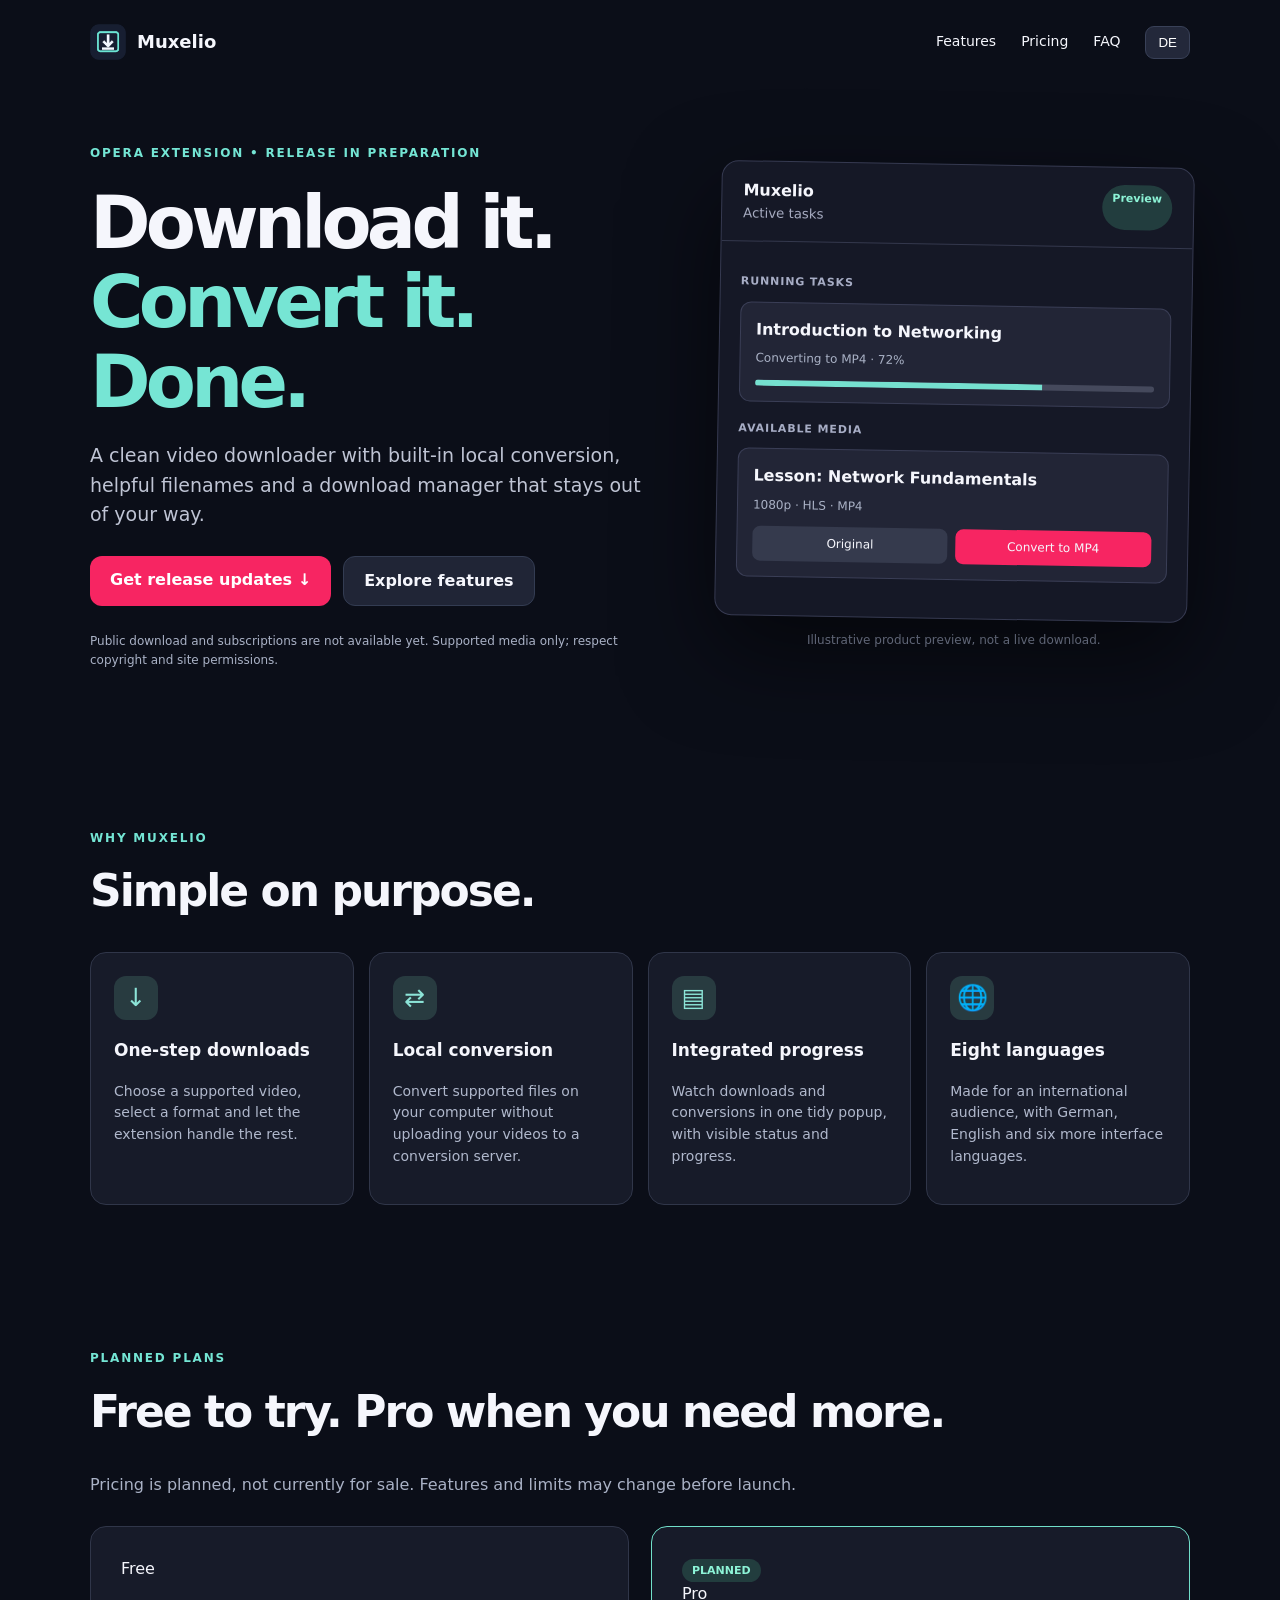
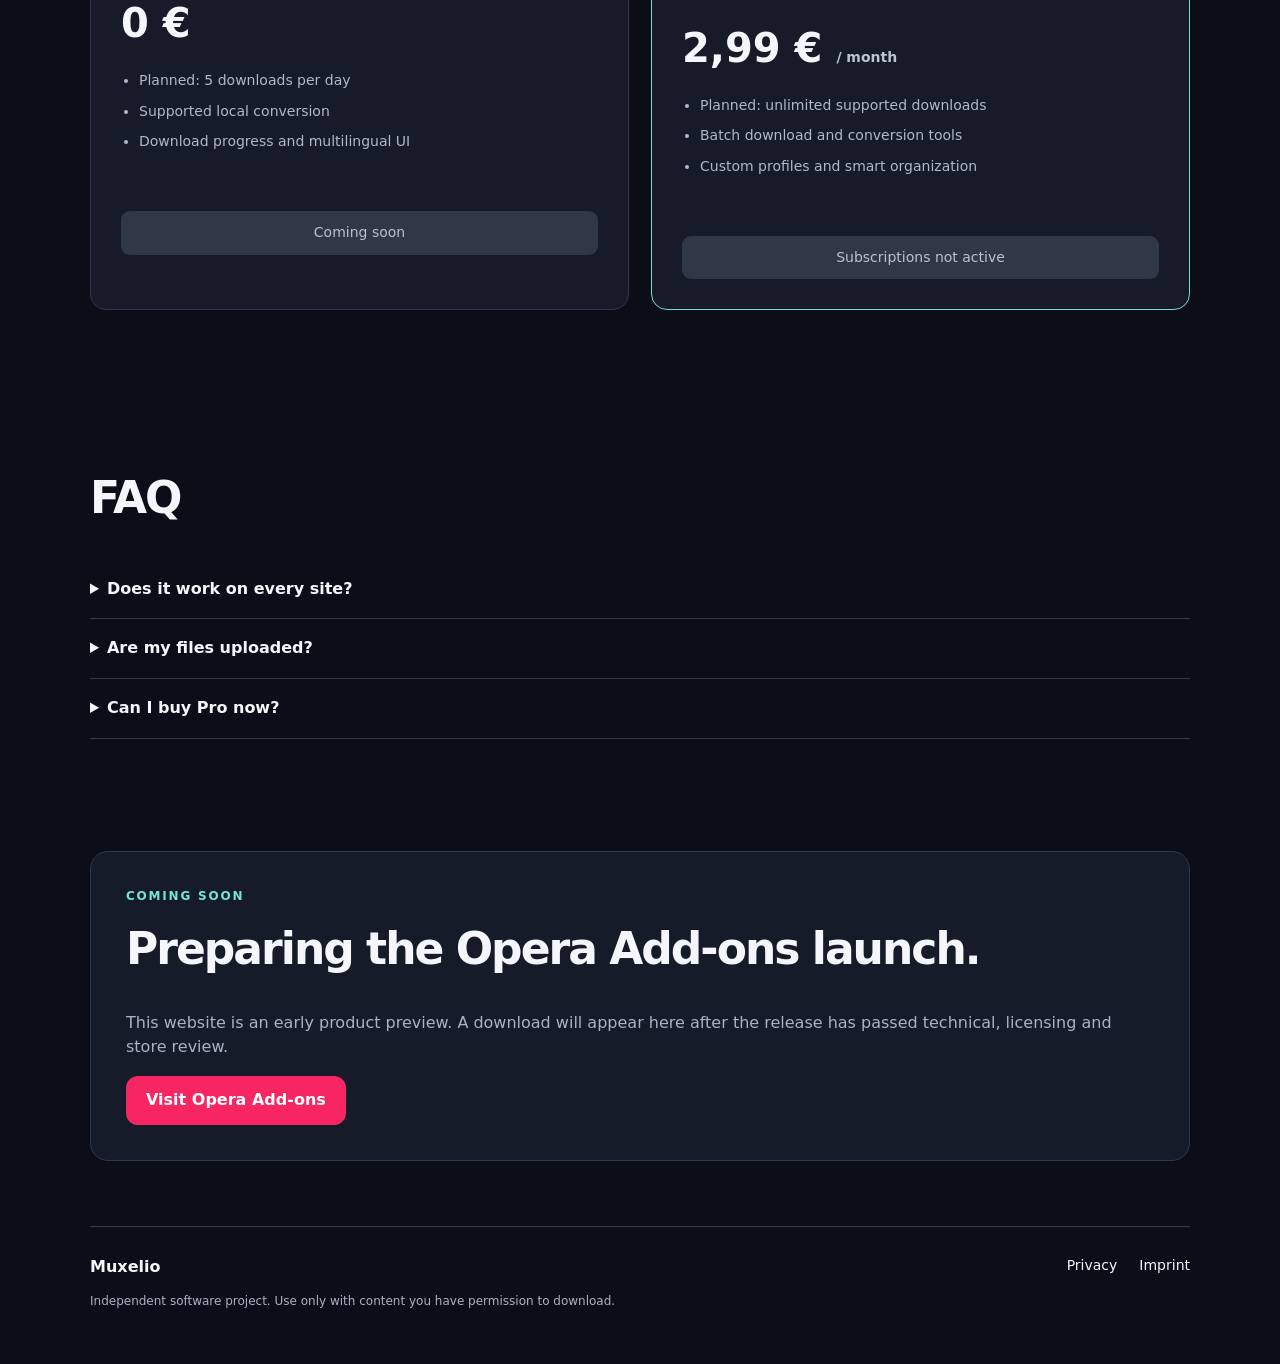
<file: index.html>
<!doctype html><html lang="en"><head><meta charset="utf-8"><meta name="viewport" content="width=device-width, initial-scale=1"><meta name="description" content="Muxelio – discover supported media, download supported media and convert files locally. Opera extension in preparation."><meta property="og:title" content="Muxelio — Download it. Convert it. Done."><meta property="og:description" content="Browser extension for supported media downloads and local conversion. Coming soon."><meta name="theme-color" content="#0f1220"><title>Muxelio — Download it. Convert it. Done.</title><link rel="canonical" href="https://muxelio.de/"><link rel="icon" href="assets/icon.png"><link rel="stylesheet" href="style.css"></head><body>
<header class="nav wrap"><a class="logo" href="#top"><img src="assets/icon.png" alt=""><span>Muxelio</span></a><nav><a href="#features" data-i="nav_features">Features</a><a href="#pricing" data-i="nav_pricing">Pricing</a><a href="#faq">FAQ</a><button id="language" class="language" type="button" aria-label="Switch language">DE</button></nav></header>
<main id="top"><section class="hero wrap"><div><div class="eyebrow" data-i="eyebrow">OPERA EXTENSION • RELEASE IN PREPARATION</div><h1><span data-i="headline1">Download it.</span><br><span class="gradient" data-i="headline2">Convert it. Done.</span></h1><p class="lead" data-i="intro">A clean video downloader with built-in local conversion, helpful filenames and a download manager that stays out of your way.</p><div class="actions"><a class="btn primary" href="#status" data-i="cta">Get release updates ↓</a><a class="btn secondary" href="#features" data-i="discover">Explore features</a></div><p class="muted tiny" data-i="availability">Public download and subscriptions are not available yet. Supported media only; respect copyright and site permissions.</p></div><div class="preview" aria-label="Product interface illustration"><div class="window"><div class="winhead"><div><b>Muxelio</b><small data-i="preview_label">Active tasks</small></div><span class="pill">Preview</span></div><div class="content"><p class="sectionlabel" data-i="tasks">RUNNING TASKS</p><div class="media"><b>Introduction to Networking</b><div class="small muted"><span data-i="conversion">Converting to MP4</span> · 72%</div><div class="progress"><i></i></div></div><p class="sectionlabel" data-i="available">AVAILABLE MEDIA</p><div class="media"><b>Lesson: Network Fundamentals</b><div class="small muted">1080p · HLS · MP4</div><div class="buttons"><span data-i="original">Original</span><span class="hot" data-i="convert">Convert to MP4</span></div></div></div></div><p class="preview-note" data-i="mockup">Illustrative product preview, not a live download.</p></div></section>
<section class="wrap section" id="features"><div class="eyebrow" data-i="why">WHY MUXELIO</div><h2 data-i="feature_title">Simple on purpose.</h2><div class="cards"><article class="card"><div class="glyph">↓</div><h3 data-i="f1title">One-step downloads</h3><p data-i="f1">Choose a supported video, select a format and let the extension handle the rest.</p></article><article class="card"><div class="glyph">⇄</div><h3 data-i="f2title">Local conversion</h3><p data-i="f2">Convert supported files on your computer without uploading your videos to a conversion server.</p></article><article class="card"><div class="glyph">▤</div><h3 data-i="f3title">Integrated progress</h3><p data-i="f3">Watch downloads and conversions in one tidy popup, with visible status and progress.</p></article><article class="card"><div class="glyph">🌐</div><h3 data-i="f4title">Eight languages</h3><p data-i="f4">Made for an international audience, with German, English and six more interface languages.</p></article></div></section>
<section class="wrap section" id="pricing"><div class="eyebrow" data-i="plans">PLANNED PLANS</div><h2 data-i="pricing_title">Free to try. Pro when you need more.</h2><p class="muted" data-i="plan_warn">Pricing is planned, not currently for sale. Features and limits may change before launch.</p><div class="plans"><article class="plan"><span data-i="free">Free</span><h3>0 €</h3><ul><li data-i="free1">Planned: 5 downloads per day</li><li data-i="free2">Supported local conversion</li><li data-i="free3">Download progress and multilingual UI</li></ul><span class="plan-cta" data-i="notyet">Coming soon</span></article><article class="plan featured"><span class="pill" data-i="planned">PLANNED</span><div data-i="pro">Pro</div><h3>2,99 € <small data-i="permonth">/ month</small></h3><ul><li data-i="pro1">Planned: unlimited supported downloads</li><li data-i="pro2">Batch download and conversion tools</li><li data-i="pro3">Custom profiles and smart organization</li></ul><span class="plan-cta" data-i="notyet2">Subscriptions not active</span></article></div></section>
<section class="wrap section" id="faq"><h2>FAQ</h2><details><summary data-i="q1">Does it work on every site?</summary><p data-i="a1">No. It supports certain direct media files and unprotected streams. DRM-protected and otherwise restricted content is not supported.</p></details><details><summary data-i="q2">Are my files uploaded?</summary><p data-i="a2">Conversion is designed to run locally on your device. The extension may request media resources from the websites you visit.</p></details><details><summary data-i="q3">Can I buy Pro now?</summary><p data-i="a3">Not yet. The subscription and license service is being prepared.</p></details></section>
<section class="wrap section final" id="status"><div class="eyebrow" data-i="soon">COMING SOON</div><h2 data-i="ready">Preparing the Opera Add-ons launch.</h2><p class="muted" data-i="launch">This website is an early product preview. A download will appear here after the release has passed technical, licensing and store review.</p><a class="btn primary" href="https://addons.opera.com/" target="_blank" rel="noopener noreferrer" data-i="opera">Visit Opera Add-ons</a></section></main>
<footer class="wrap foot"><div><strong>Muxelio</strong><p class="muted tiny" data-i="footer">Independent software project. Use only with content you have permission to download.</p></div><div class="footlinks"><a href="privacy.html" data-i="privacy">Privacy</a><a href="imprint.html" data-i="imprint">Imprint</a></div></footer><script src="site.js"></script></body></html>
</file>
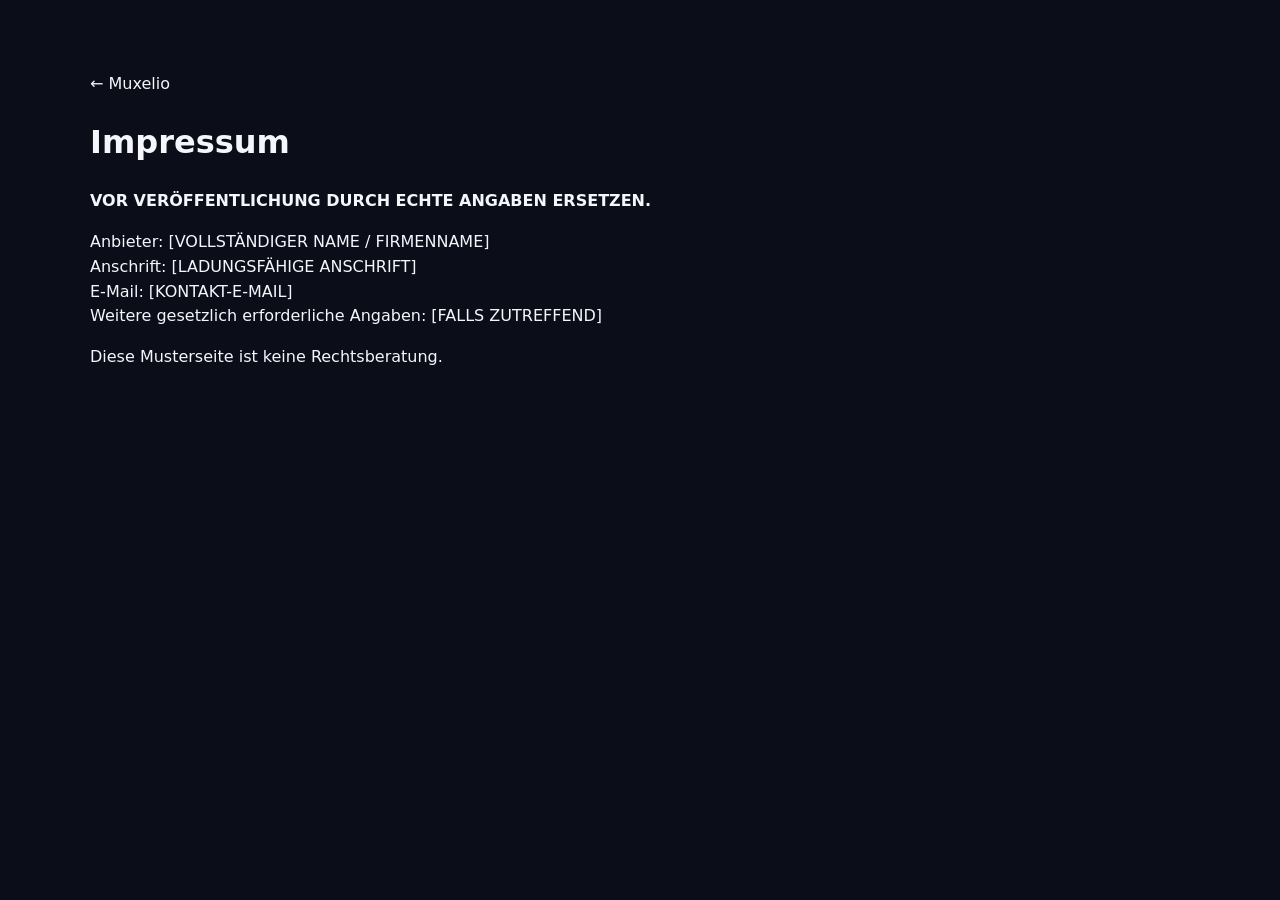
<file: imprint.html>
<!doctype html><html lang="de"><meta charset="utf-8"><meta name="viewport" content="width=device-width,initial-scale=1"><title>Impressum – Muxelio</title><link rel="stylesheet" href="style.css"><main class="wrap section"><a href="index.html">← Muxelio</a><h1>Impressum</h1><p><strong>VOR VERÖFFENTLICHUNG DURCH ECHTE ANGABEN ERSETZEN.</strong></p><p>Anbieter: [VOLLSTÄNDIGER NAME / FIRMENNAME]<br>Anschrift: [LADUNGSFÄHIGE ANSCHRIFT]<br>E-Mail: [KONTAKT-E-MAIL]<br>Weitere gesetzlich erforderliche Angaben: [FALLS ZUTREFFEND]</p><p>Diese Musterseite ist keine Rechtsberatung.</p></main></html>
</file>
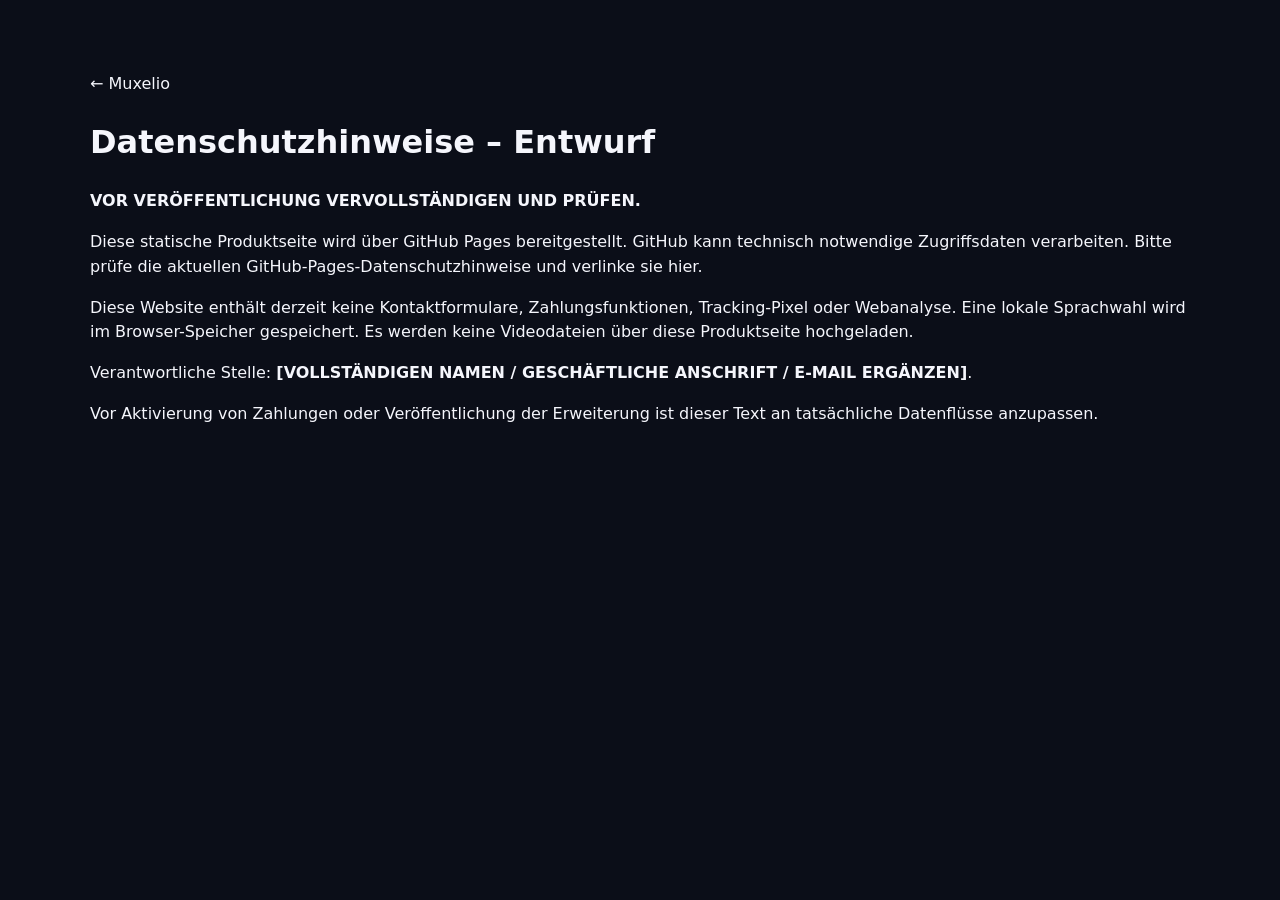
<file: privacy.html>
<!doctype html><html lang="de"><meta charset="utf-8"><meta name="viewport" content="width=device-width,initial-scale=1"><title>Datenschutz – Muxelio</title><link rel="stylesheet" href="style.css"><main class="wrap section"><a href="index.html">← Muxelio</a><h1>Datenschutzhinweise – Entwurf</h1><p><strong>VOR VERÖFFENTLICHUNG VERVOLLSTÄNDIGEN UND PRÜFEN.</strong></p><p>Diese statische Produktseite wird über GitHub Pages bereitgestellt. GitHub kann technisch notwendige Zugriffsdaten verarbeiten. Bitte prüfe die aktuellen GitHub-Pages-Datenschutzhinweise und verlinke sie hier.</p><p>Diese Website enthält derzeit keine Kontaktformulare, Zahlungsfunktionen, Tracking-Pixel oder Webanalyse. Eine lokale Sprachwahl wird im Browser-Speicher gespeichert. Es werden keine Videodateien über diese Produktseite hochgeladen.</p><p>Verantwortliche Stelle: <strong>[VOLLSTÄNDIGEN NAMEN / GESCHÄFTLICHE ANSCHRIFT / E-MAIL ERGÄNZEN]</strong>.</p><p>Vor Aktivierung von Zahlungen oder Veröffentlichung der Erweiterung ist dieser Text an tatsächliche Datenflüsse anzupassen.</p></main></html>
</file>
<file: style.css>
*{box-sizing:border-box}html{scroll-behavior:smooth}body{margin:0;background:#0b0e18;color:#f5f6fc;font:16px/1.55 system-ui,-apple-system,Segoe UI,Arial,sans-serif}a{color:inherit;text-decoration:none}.wrap{width:min(1100px,calc(100% - 44px));margin:auto}.nav{height:84px;display:flex;justify-content:space-between;align-items:center}.logo{display:flex;align-items:center;gap:11px;font-weight:800;font-size:18px}.logo img{width:36px;height:36px}.nav nav{display:flex;align-items:center;gap:25px;font-size:14px}.nav nav a:hover,.foot a:hover{color:#70e0d2}.language{background:#23283a;color:#fff;border:1px solid #394158;border-radius:9px;padding:8px 12px;cursor:pointer}.hero{display:grid;grid-template-columns:1.1fr .9fr;gap:50px;align-items:center;min-height:575px;padding:60px 0 75px}.eyebrow{color:#74e5d4;font-size:12px;font-weight:800;letter-spacing:.15em}.hero h1{font-size:clamp(46px,6vw,73px);letter-spacing:-.065em;line-height:1.09;margin:20px 0 20px}.gradient{color:#76e5d4}.lead{font-size:19px;max-width:560px;color:#bfc4d4}.actions{display:flex;flex-wrap:wrap;gap:12px;margin:26px 0}.btn{display:inline-block;border-radius:12px;padding:12px 20px;font-weight:750}.primary{background:#f72562;color:#fff}.secondary{background:#202536;border:1px solid #333c52}.btn:hover{filter:brightness(1.12)}.muted{color:#aab2c6}.tiny{font-size:12px}.preview{position:relative}.window{background:#151826;border:1px solid #363a51;border-radius:17px;overflow:hidden;box-shadow:0 35px 90px #0008;transform:rotate(1deg)}.winhead{padding:17px 21px;border-bottom:1px solid #34384d;display:flex;justify-content:space-between}.winhead small{display:block;color:#a6abc0}.pill{background:#223d3e;color:#8df4d7;font-size:11px;font-weight:800;padding:5px 10px;border-radius:100px}.content{padding:20px}.sectionlabel{font-size:11px;letter-spacing:.08em;color:#a7adc5;font-weight:800}.media{border-radius:11px;border:1px solid #3a3e56;background:#222536;padding:15px;margin-bottom:18px}.small{font-size:12px;margin-top:7px}.progress{height:6px;background:#45495c;border-radius:99px;margin-top:12px;overflow:hidden}.progress i{display:block;width:72%;background:#75e0cf;height:100%}.buttons{display:flex;gap:8px;margin-top:12px}.buttons span{flex:1;text-align:center;background:#353a4d;border-radius:8px;padding:8px 5px;font-size:12px}.buttons .hot{background:#f72562}.preview-note{text-align:center;color:#8d96af;font-size:12px}.section{padding:72px 0}.section h2{font-size:clamp(30px,4vw,44px);letter-spacing:-.045em;margin:10px 0 27px}.cards{display:grid;grid-template-columns:repeat(4,1fr);gap:15px}.card,.plan{background:#171b29;border:1px solid #303649;border-radius:16px;padding:23px}.glyph{width:44px;height:44px;border-radius:12px;background:#283b40;color:#8ce4d7;display:grid;place-items:center;font-size:25px}.card h3{font-size:17px}.card p,.plan li{font-size:14px;color:#b0b8cc}.plans{display:grid;grid-template-columns:repeat(2,1fr);gap:22px;margin-top:28px}.plan{padding:30px}.plan.featured{border-color:#71dfc9}.plan h3{font-size:40px;margin:10px 0}.plan h3 small{font-size:14px;color:#bdc3d1}.plan ul{padding-left:18px;min-height:125px}.plan li{margin:9px 0}.plan-cta{display:block;text-align:center;padding:11px;border-radius:9px;background:#303747;color:#bac1d1;font-size:14px}details{border-bottom:1px solid #33394b;padding:17px 0}summary{cursor:pointer;font-weight:700}details p{color:#b9c0d1}.final{background:#151b29;border:1px solid #30384e;padding:35px;border-radius:18px;margin-top:40px;margin-bottom:65px}.foot{border-top:1px solid #34394c;display:flex;justify-content:space-between;align-items:start;padding:28px 0 42px}.footlinks{display:flex;gap:22px;font-size:14px}@media(max-width:850px){.hero{grid-template-columns:1fr;padding-top:35px;gap:28px}.preview{max-width:520px}.cards{grid-template-columns:repeat(2,1fr)}}@media(max-width:520px){.nav{height:auto;padding:17px 0;gap:12px;align-items:start}.nav nav{gap:12px;flex-wrap:wrap;justify-content:end}.nav nav a{font-size:12px}.logo span{display:none}.hero h1{font-size:48px}.cards,.plans{grid-template-columns:1fr}.foot{display:block}.footlinks{margin-top:14px}}
</file>
